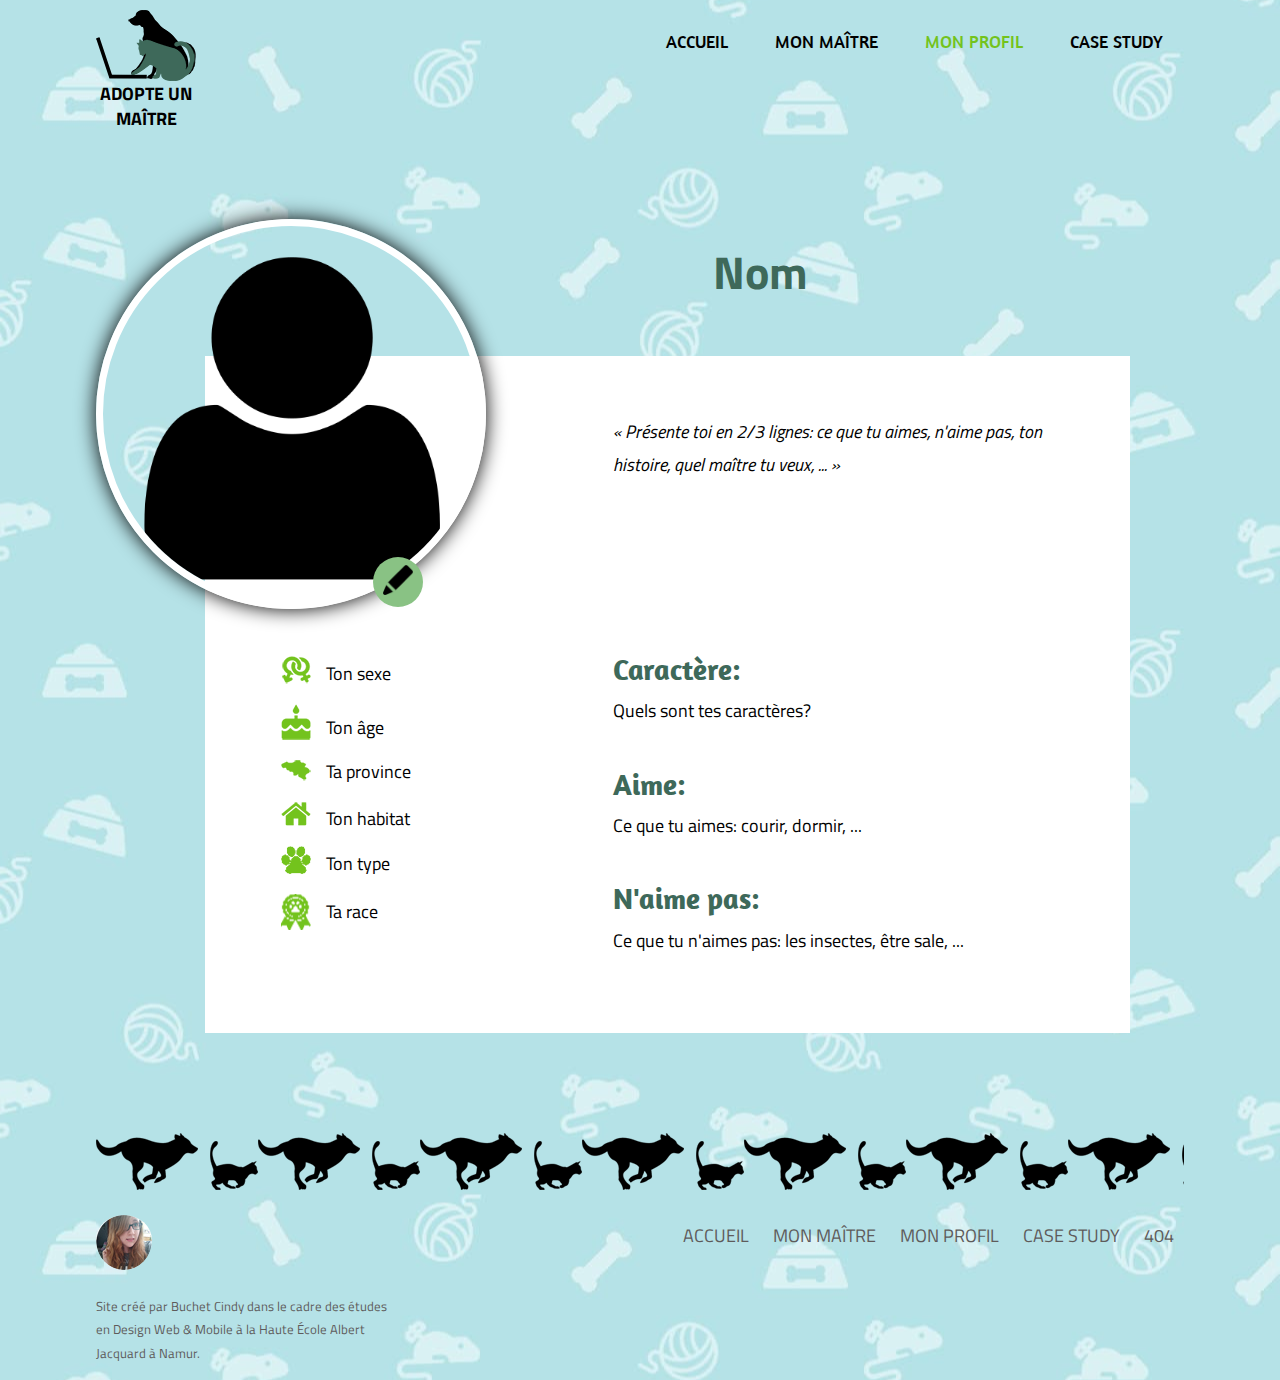
<file: profil.html>
<!doctype html>
<html lang="">

<head>
  <title>Voir mon profil | Adopte un maître | Side Project | Buchet Cindy</title>

  <meta charset="UTF-8" />
    <meta name="viewport" content="initial-scale=1">
    
    <link rel="stylesheet" href="main.css" />
    
    <!-- Méta Google -->
    <meta name="title" content="Adopte un maître" />
    <meta name="description" content="Adopte un maître pour la vie mon ami!" />

    <!-- Métas Facebook Opengraph -->
    <meta property="og:title" content="Adopte un maître" />
    <meta property="og:description" content="Adopte un maître pour la vie mon ami!" />
    <meta property="og:url" content="http://2018.cindy-buchet.dwm.re/tfa/" />
    <meta property="og:image" content="https://image.noelshack.com/fichiers/2018/32/2/1533644740-logo-grand.jpg" />
    <meta property="og:type" content="website"/>

    <!-- Métas Twitter Card -->
    <meta name="twitter:title" content="Adopte un maître" />
    <meta name="twitter:description" content="Adopte un maître pour la vie mon ami!" />
    <meta name="twitter:url" content="http://2018.cindy-buchet.dwm.re/tfa/" />
    <meta name="twitter:image" content="https://image.noelshack.com/fichiers/2018/32/2/1533644740-logo-grand.jpg" />


    <link rel="apple-touch-icon" sizes="76x76" href="assets/icon/apple-touch-icon.png">
      <link rel="icon" type="image/png" sizes="32x32" href="assets/icon/favicon-32x32.png">
      <link rel="icon" type="image/png" sizes="16x16" href="assets/icon/favicon-16x16.png">
      <link rel="manifest" href="assets/icon/site.webmanifest">
      <link rel="mask-icon" href="/safari-pinned-tab.svg" color="#5bbad5">
      <meta name="msapplication-TileColor" content="#4293ad">
      <meta name="theme-color" content="#ffffff">
</head>

<body class="body__side">
<header class="header__side">
  <div class="container">
      <a href="index.html"><img class="logo" src="assets/img/logo1.png" alt="logo"></a>
      <nav class="nav">
          <ul class="nav-list">
              <li><a href="index.html">Accueil</a></li>
              <li><a href="recherche.html">Mon maître</a></li>
              <li>
                <a href="profil.html" class="encours">Mon profil</a>
                  <ul class="sub-menu">
                      <li><a href="profil.html" class="encours">Voir mon profil</a></li>
                      <li><a href="modif-profil.html">Modifier mon profil</a></li>
                  </ul>
              </li>
              <li><a href="casestudy.html">Case study</a></li>
          </ul>
      </nav>
    <p class="text__logo">Adopte un maître</p>
  </div>
</header>
<section class="profil">
<div class="container">
	<div id="profil">
    <div class="profil-animal">
    <h1 class="display">Mon profil</h1>
      <h2 class="title__fond name__animal" id="name__animal"><span id="profil-firstname">Nom</span> </h2>
      <img class="img__maitre" src="assets/img/user.png" id="bannerImg" alt="mon image" />
      <div class="upload">
          <div class="upload-button"><img src="assets/img/pencil.png" alt="modifier mon image" /></div>
          <input class="file-upload" type="file" accept="image/*" />
      </div>
    

    <div class="profil__fond">
      <div class="profil__left">
        <ul class="list">
          <li class="img__sex" id="sex"><span id="profil-sexe">Ton sexe</span></li>
          <li class="img__years" id="years"><span id="profil-age">Ton âge</span></li>
          <li class="img__province" id="province"><span id="profil-province">Ta province</span></li>
          <li class="img__housing" id="housing"><span id="profil-habitat">Ton habitat</span></li>
          <li class="img__type" id="type"><span id="profil-type">Ton type</span></li>
          <li class="img__race" id="race"><span id="profil-race">Ta race</span></li>
        </ul>
      </div>

      <div class="profil__right">

        <div class="text">
          <span id="profil-text">Présente toi en 2/3 lignes: ce que tu aimes, n'aime pas, ton histoire, quel maître tu veux, ...</span>
        </div>

        <div class="caract">
          <h2 class="title__profil title">Caractère:</h2>
          <span id="profil-a_caractere">Quels sont tes caractères?</span>
        </div>

        <div>
          <h2 class="title__profil title">Aime:</h2>
          <span id="profil-a_aime">Ce que tu aimes: courir, dormir, ...</span>
        </div>

        <div>
          <h2 class="title__profil title">N'aime pas:</h2>
          <span id="profil-a_naimepas">Ce que tu n'aimes pas: les insectes, être sale, ...</span>
        </div>
      </div>

    </div>
	 </div>
  </div>
</div>
</section>
<footer>
  <div class="container">
  <div class="img__footer"></div>
    <div class="text__footer">
      
      <img src="assets/img/cindy.jpg" alt="Cindy">
      <nav class="nav__footer">
        <ul class="nav__footer--el">
          <li><a href="index.html">Accueil</a></li>
                <li><a href="recherche.html">Mon maître</a></li>
                <li><a href="profil.html">Mon profil</a></li>
                <li><a href="casestudy.html">Case study</a></li>
                <li><a href="404.html">404</a></li>
        </ul>
      </nav>
      <div class="text__small">
        <p>Site créé par Buchet Cindy dans le cadre des études en Design Web & Mobile à la Haute École Albert Jacquard à Namur.</p>
      </div>
    </div>
  </div>

</footer>

  <script src="https://code.jquery.com/jquery-3.3.1.min.js"></script>
  <script src="https://code.jquery.com/jquery-3.3.1.js"></script>
	<script src="assets/js/voir-profil.js"></script>
  <script src="assets/js/menu.js"></script>
  <script src="assets/js/img.js"></script>
</body>

</html>
</file>
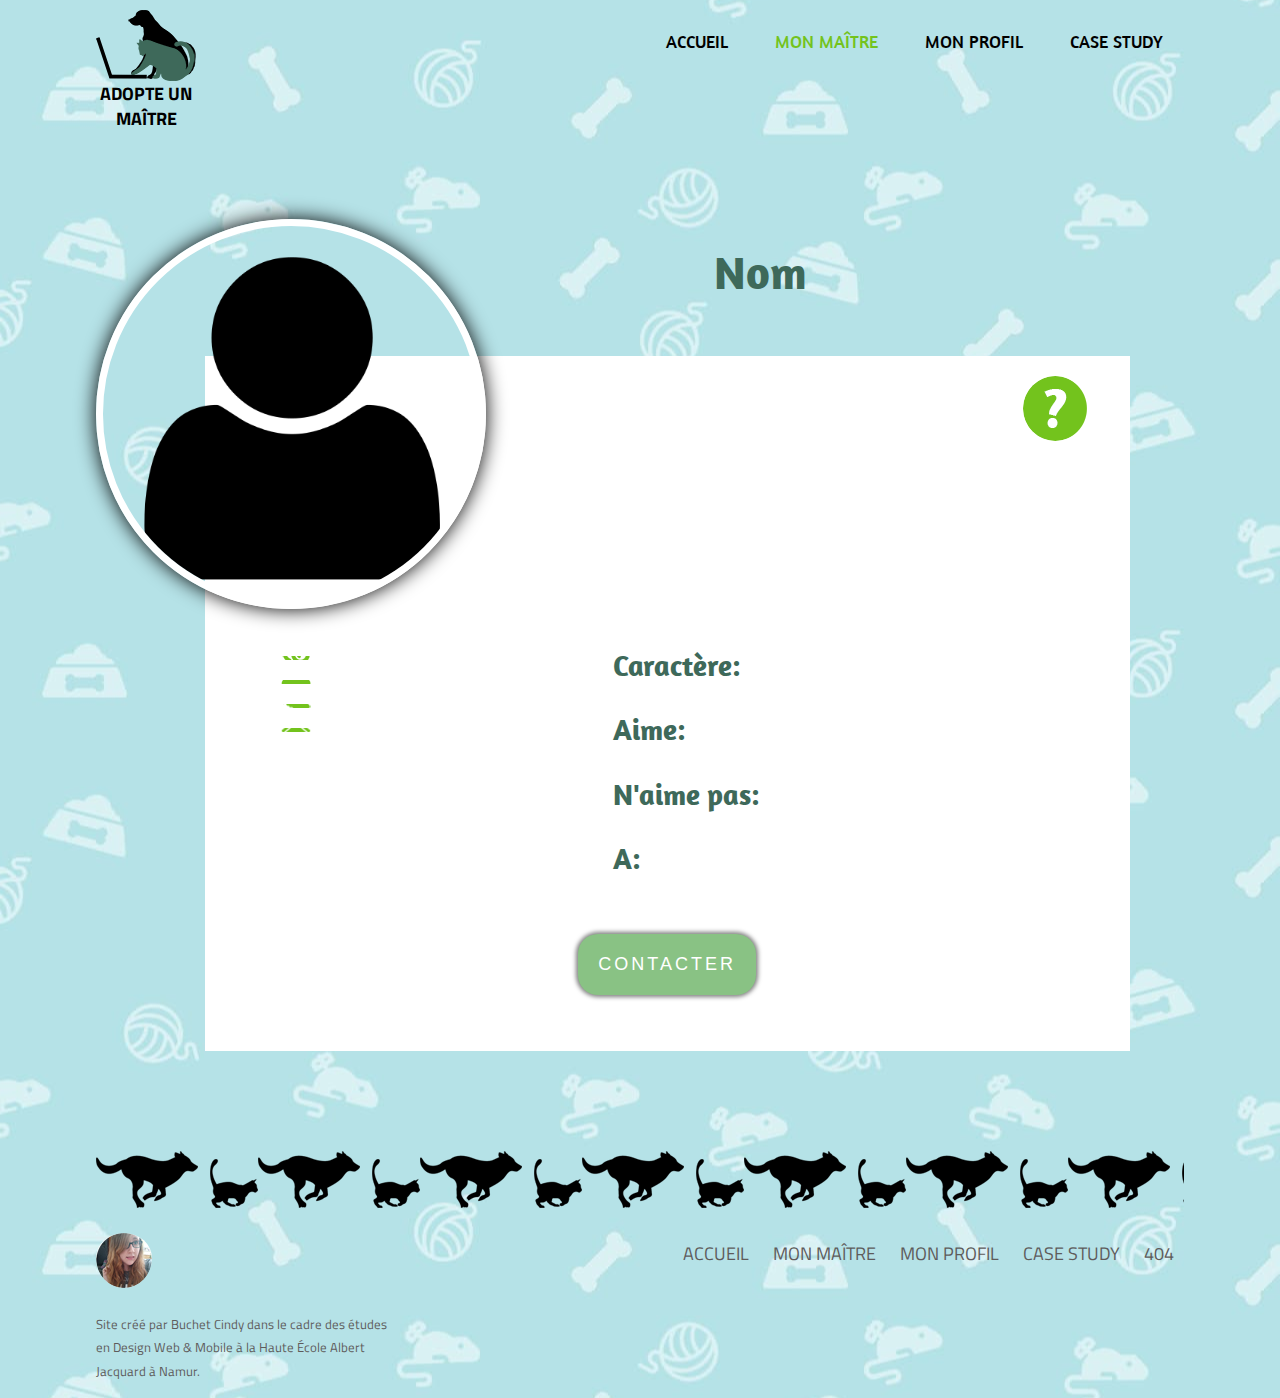
<file: profilmaitre.html>
<!DOCTYPE html>
<html lang="fr">
  <head>
    
    <title>Profil | Adopte un maître | Side Project | Buchet Cindy</title>
    
    <meta charset="UTF-8" />
    <meta name="viewport" content="initial-scale=1">
    

    <link rel="stylesheet" href="main.css" />
    
    <!-- Méta Google -->
    <meta name="title" content="Adopte un maître" />
    <meta name="description" content="Adopte un maître pour la vie mon ami!" />

    <!-- Métas Facebook Opengraph -->
    <meta property="og:title" content="Adopte un maître" />
    <meta property="og:description" content="Adopte un maître pour la vie mon ami!" />
    <meta property="og:url" content="http://2018.cindy-buchet.dwm.re/tfa/" />
    <meta property="og:image" content="https://image.noelshack.com/fichiers/2018/32/2/1533644740-logo-grand.jpg" />
    <meta property="og:type" content="website"/>

    <!-- Métas Twitter Card -->
    <meta name="twitter:title" content="Adopte un maître" />
    <meta name="twitter:description" content="Adopte un maître pour la vie mon ami!" />
    <meta name="twitter:url" content="http://2018.cindy-buchet.dwm.re/tfa/" />
    <meta name="twitter:image" content="https://image.noelshack.com/fichiers/2018/32/2/1533644740-logo-grand.jpg" />


    <link rel="apple-touch-icon" sizes="76x76" href="assets/icon/apple-touch-icon.png">
      <link rel="icon" type="image/png" sizes="32x32" href="assets/icon/favicon-32x32.png">
      <link rel="icon" type="image/png" sizes="16x16" href="assets/icon/favicon-16x16.png">
      <link rel="manifest" href="assets/icon/site.webmanifest">
      <link rel="mask-icon" href="/safari-pinned-tab.svg" color="#5bbad5">
      <meta name="msapplication-TileColor" content="#4293ad">
      <meta name="theme-color" content="#ffffff">
    
  </head>
<body class="body__side">
<header class="header__side">
  <div class="container">
    <a href="index.html"><img class="logo" src="assets/img/logo1.png" alt="logo"></a>
    <nav class="nav">
        <ul class="nav-list">
            <li><a href="index.html">Accueil</a></li>
            <li><a href="recherche.html" class="encours">Mon maître</a></li>
            <li>
              <a href="profil.html">Mon profil</a>
                <ul class="sub-menu">
                    <li><a href="profil.html">Voir mon profil</a></li>
                    <li><a href="modif-profil.html">Modifier mon profil</a></li>
                 </ul>
            </li>
            <li><a href="casestudy.html">Case study</a></li>
        </ul>
    </nav>
    <p class="text__logo">Adopte un maître</p>
  </div>
</header>

<section class="profil">
<div class="container">  
<h1 class="display">Profil de mon maître</h1>
  <h2 class="title__fond title" id="name__maitre">Nom</h2> 
	<img src="assets/img/user.png" id="img" class="img__maitre" alt="photo du maître">

  <div class="profil__fond">
  	<img src="assets/img/rien.png" id="img__animal" alt="veut un">
  		<div class="profil__left">
  			<ul class="list">
  				<li class="img__sex" id="sex"></li>
  				<li class="img__years" id="years"></li>
  				<li class="img__province" id="province"></li>
  				<li class="img__housing" id="housing"></li>
  			</ul>
  		</div>

      <div class="profil__right">
        <div class="col__profil">
          <p id="pres__text"></p>
        </div>
    		<div class="profil__caract">
    			<h2 class="title__profil title">Caractère:</h2>
    			<ul id="list__charac">
    			</ul>
    		</div>

    		<div class="profil__aime">
    			<h2 class="title__profil title">Aime:</h2>
    			<ul id="list__like">
    			</ul>
    		</div>

    		<div class="profil__naime">
    			<h2 class="title__profil title">N'aime pas:</h2>
    			<ul id="list__nolike">
    			</ul>
    		</div>

    		<div class="profil__a">
    			<h2 class="title__profil title">A:</h2>
    			<ul id="have">
    			</ul>
    		</div>
      </div>

    <button value="Masquer" class="btn__contact"  onclick="masquer_div('chat__masquer');">Contacter</button>

  </div>
</div>

   <div id="chat__masquer">
      <div class="design_chatbox">
         
         <div class="design_name-img">
            <img src="assets/img/user.png" id="ch_img" class="chat_img" alt="photo du maître">
            <h2 id="ch_name">Nom</h2>
         </div>

         <div class="scroll">
            <div class="chat_contenu">
               <ul id="ch_contenu">
               </ul>
            </div>
         </div>

         <div class="replySection">    
            <textarea name="reply" id="reply" cols="30" rows="1" class="reply"></textarea>
            <button id="send" class="send" >Envoi</button>
         </div>

      </div>
   </div>

</section>

<footer>
  <div class="container">
  <div class="img__footer"></div>
    <div class="text__footer">
      
      <img src="assets/img/cindy.jpg" alt="Cindy">
      <nav class="nav__footer">
        <ul class="nav__footer--el">
          <li><a href="index.html">Accueil</a></li>
                <li><a href="recherche.html">Mon maître</a></li>
                <li><a href="profil.html">Mon profil</a></li>
                <li><a href="casestudy.html">Case study</a></li>
                <li><a href="404.html">404</a></li>
        </ul>
      </nav>
      <div class="text__small">
        <p>Site créé par Buchet Cindy dans le cadre des études en Design Web & Mobile à la Haute École Albert Jacquard à Namur.</p>
      </div>
    </div>
  </div>

</footer>
    
  
    <script src="assets/js/menu.js"></script>
    <script src="assets/json/membres.js"></script>
    <script src="assets/js/chatbox.js"></script>
    <script src="assets/js/profil.js"></script>
  </body>
</html>
</file>
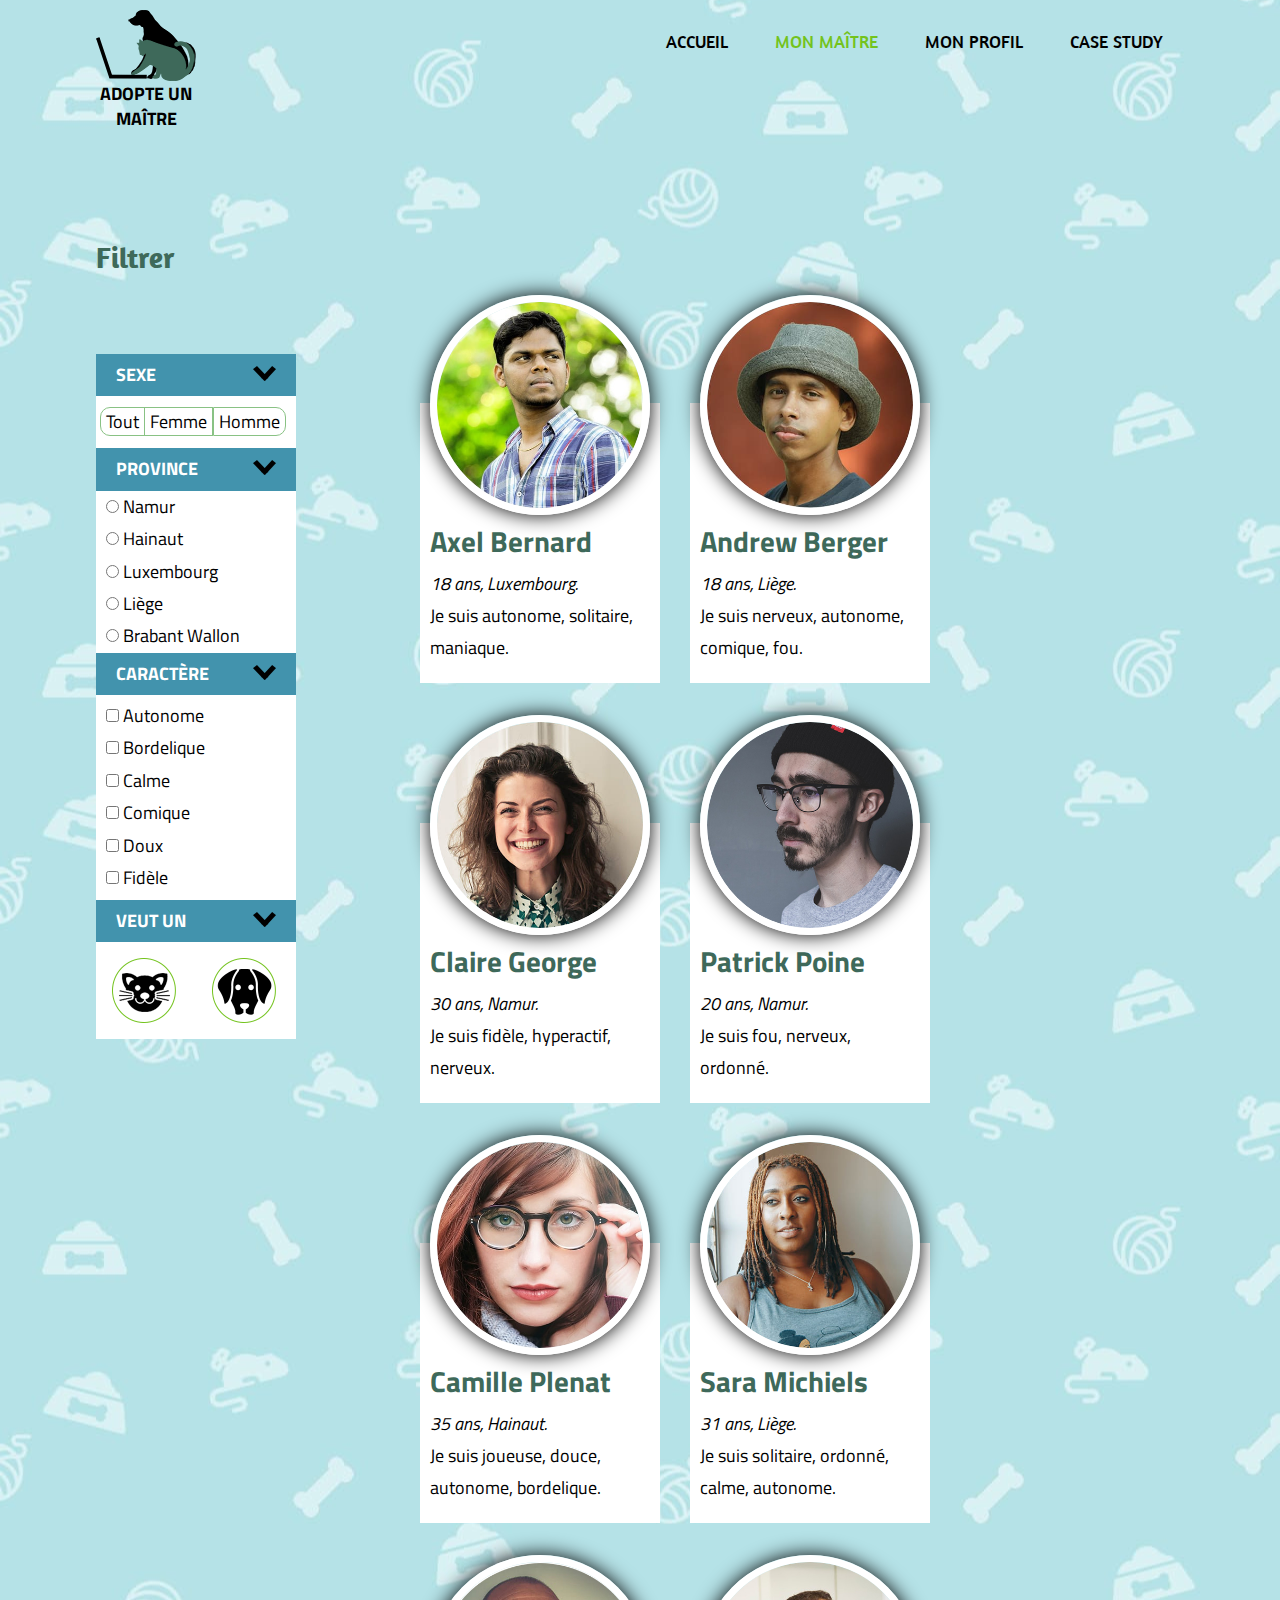
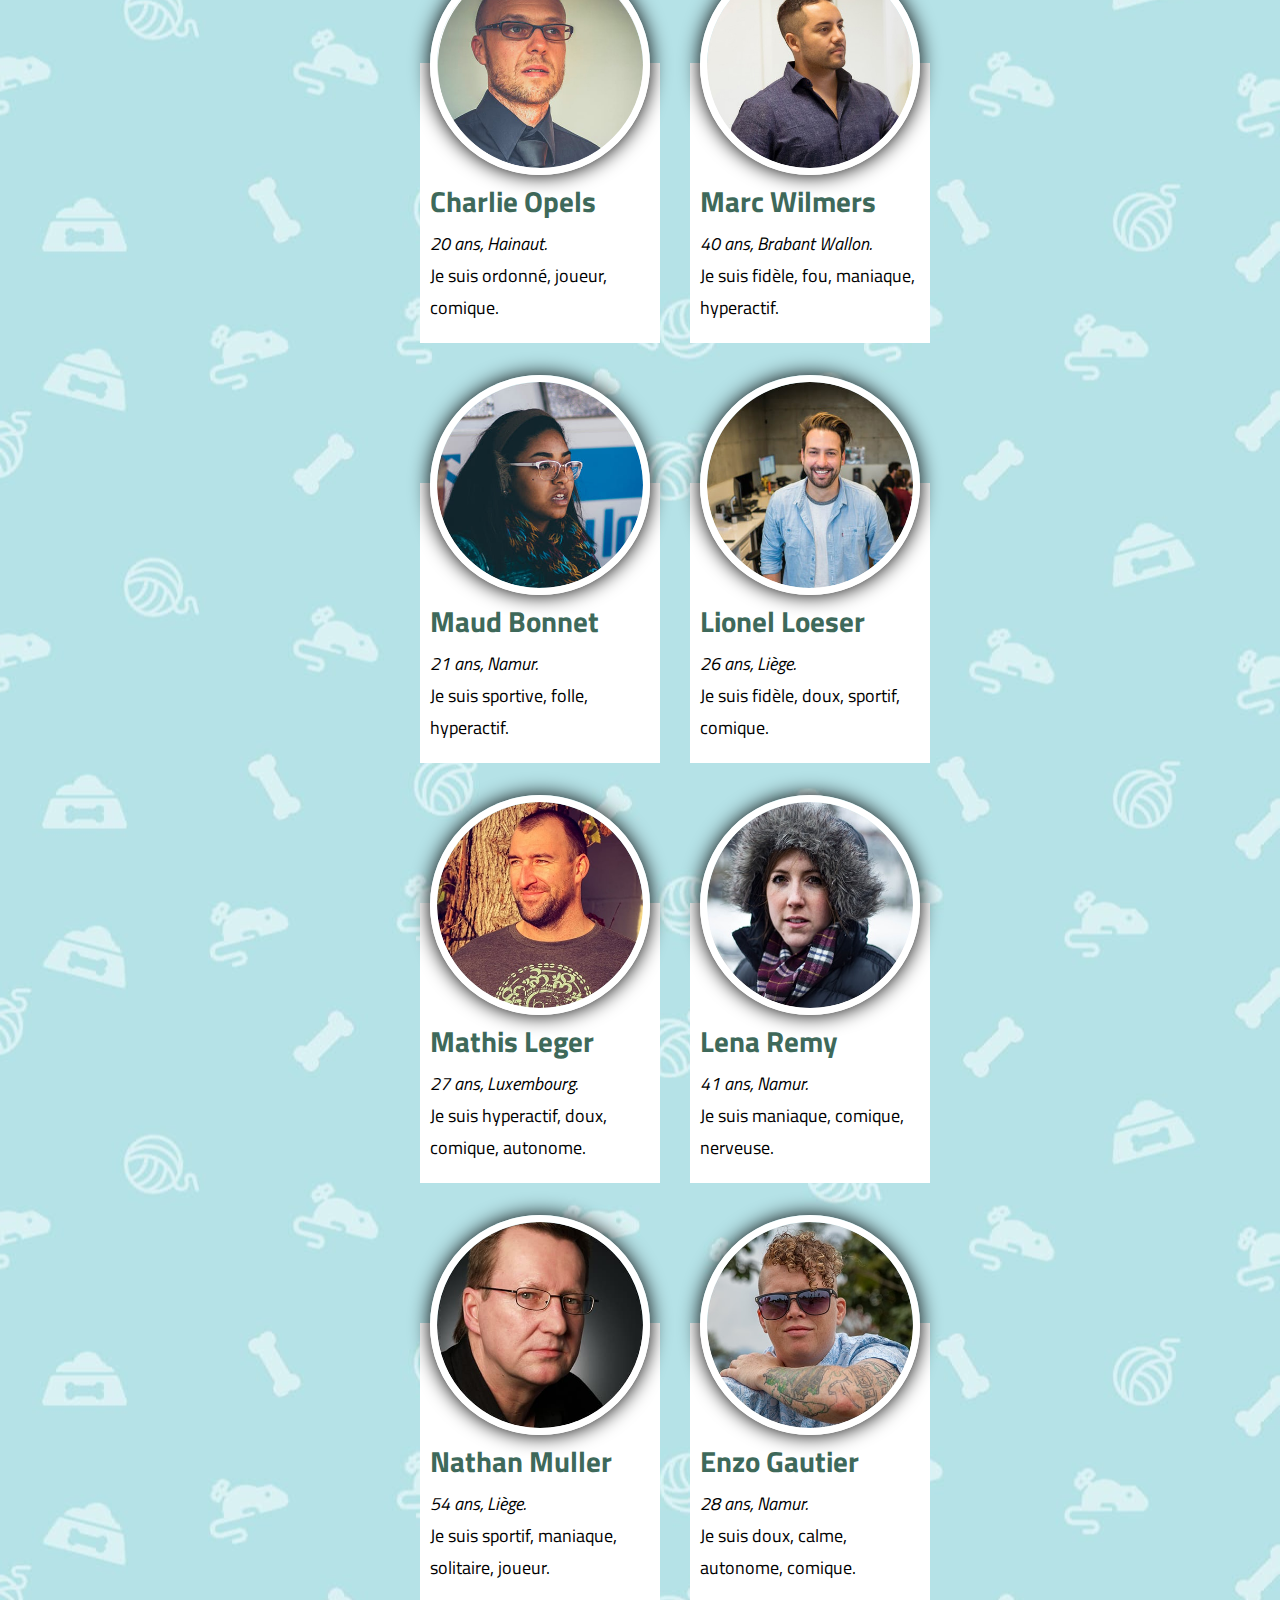
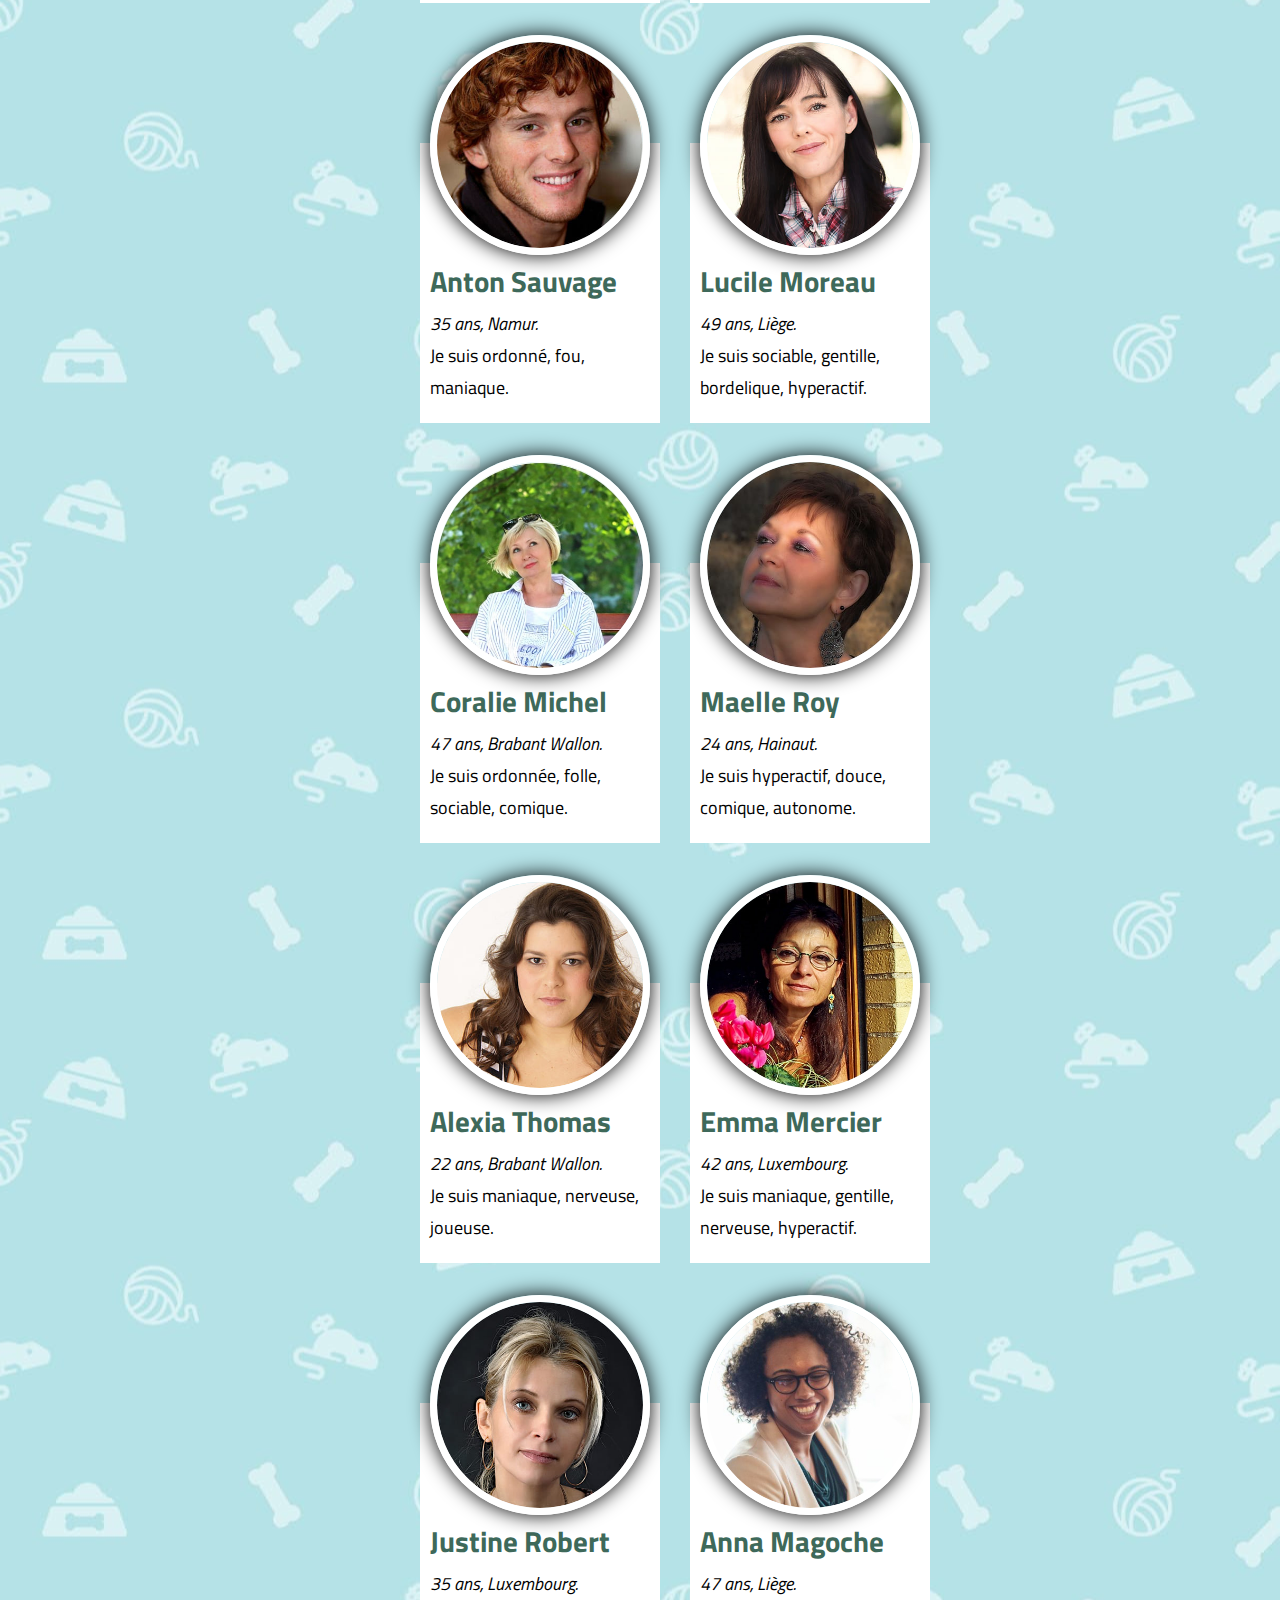
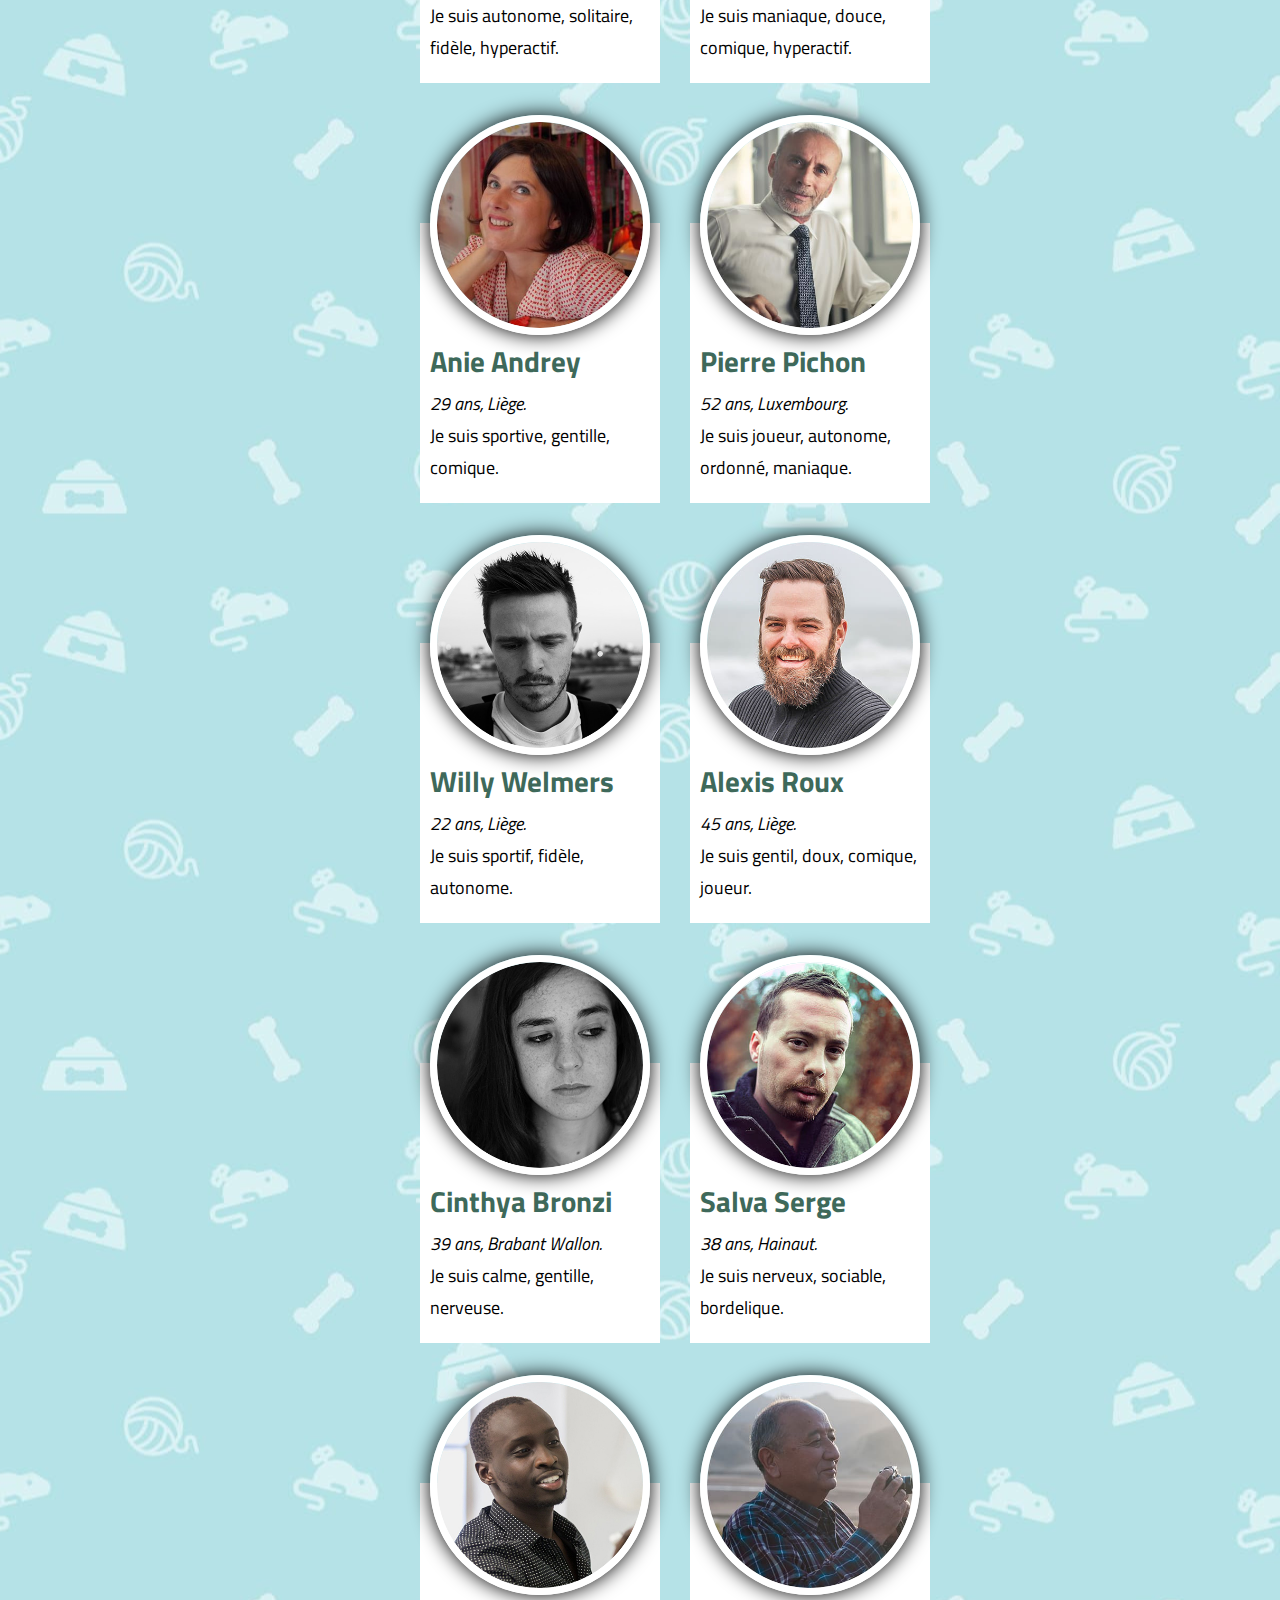
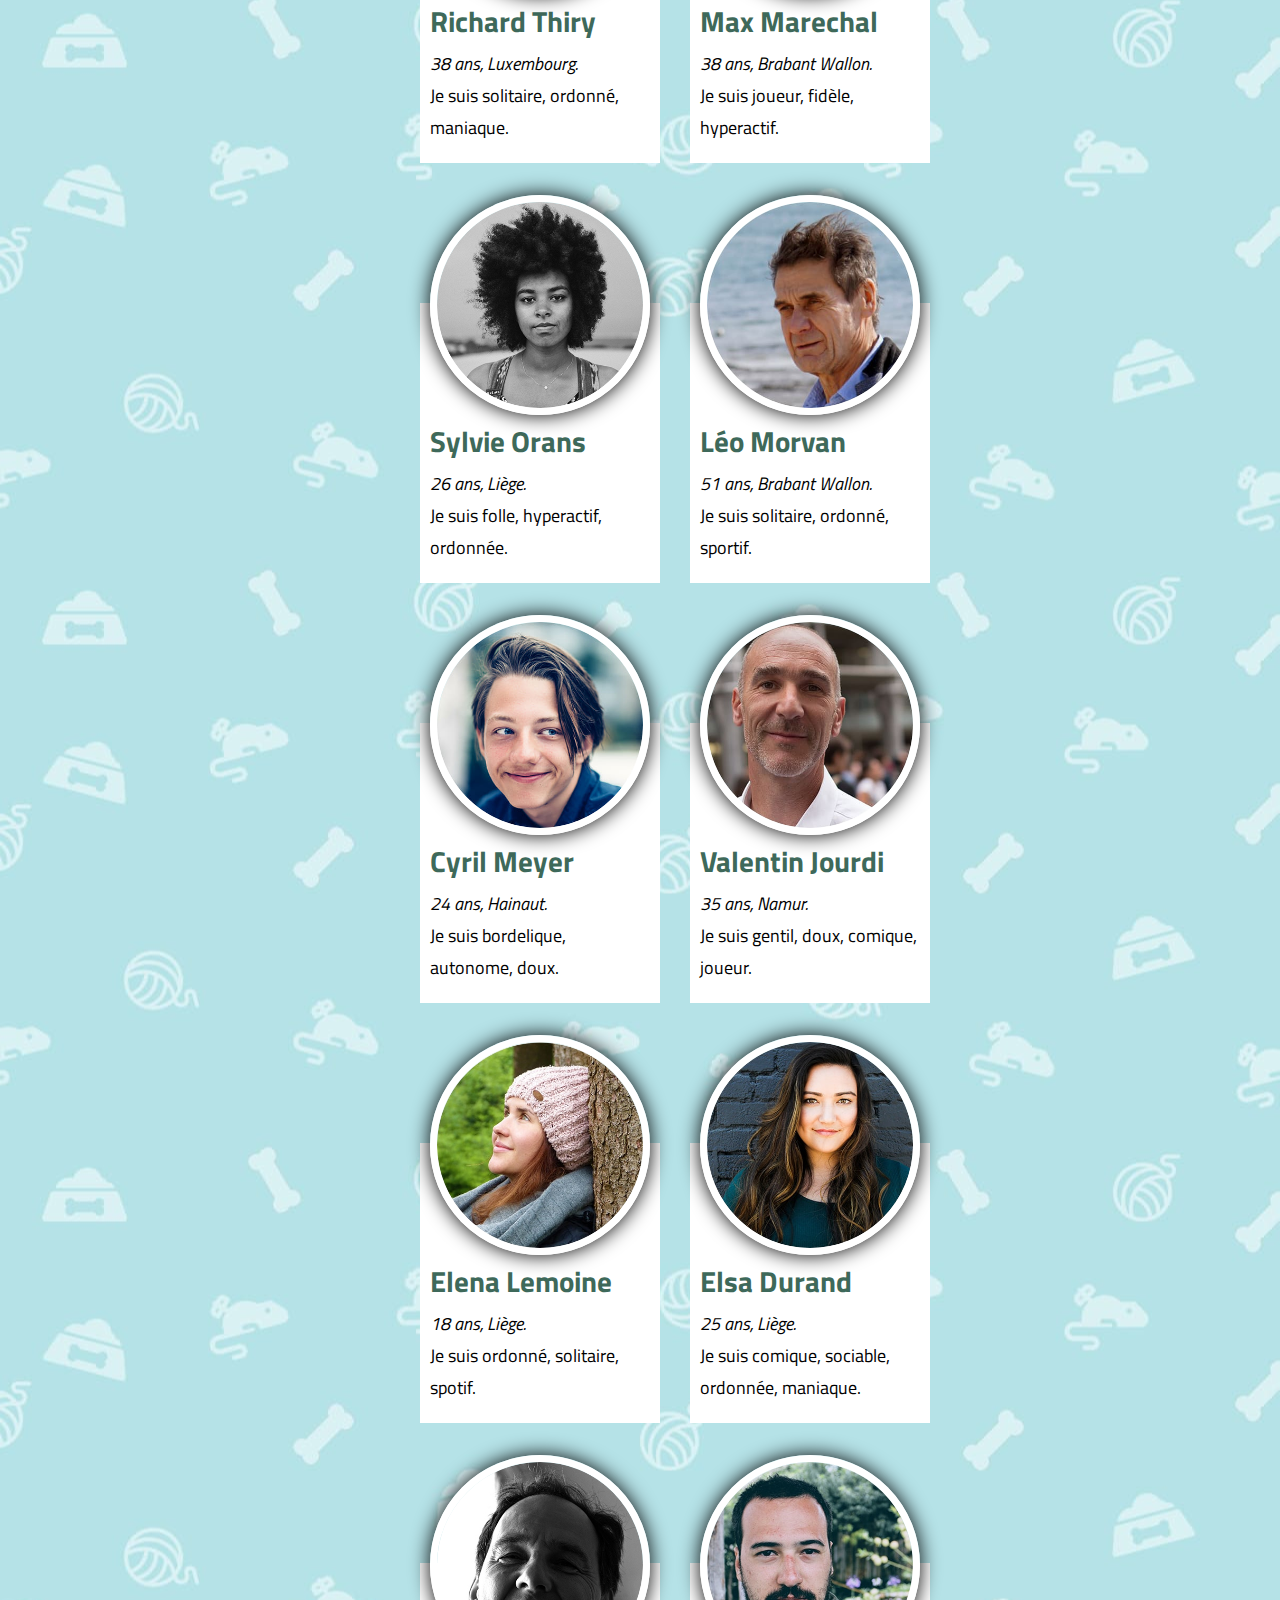
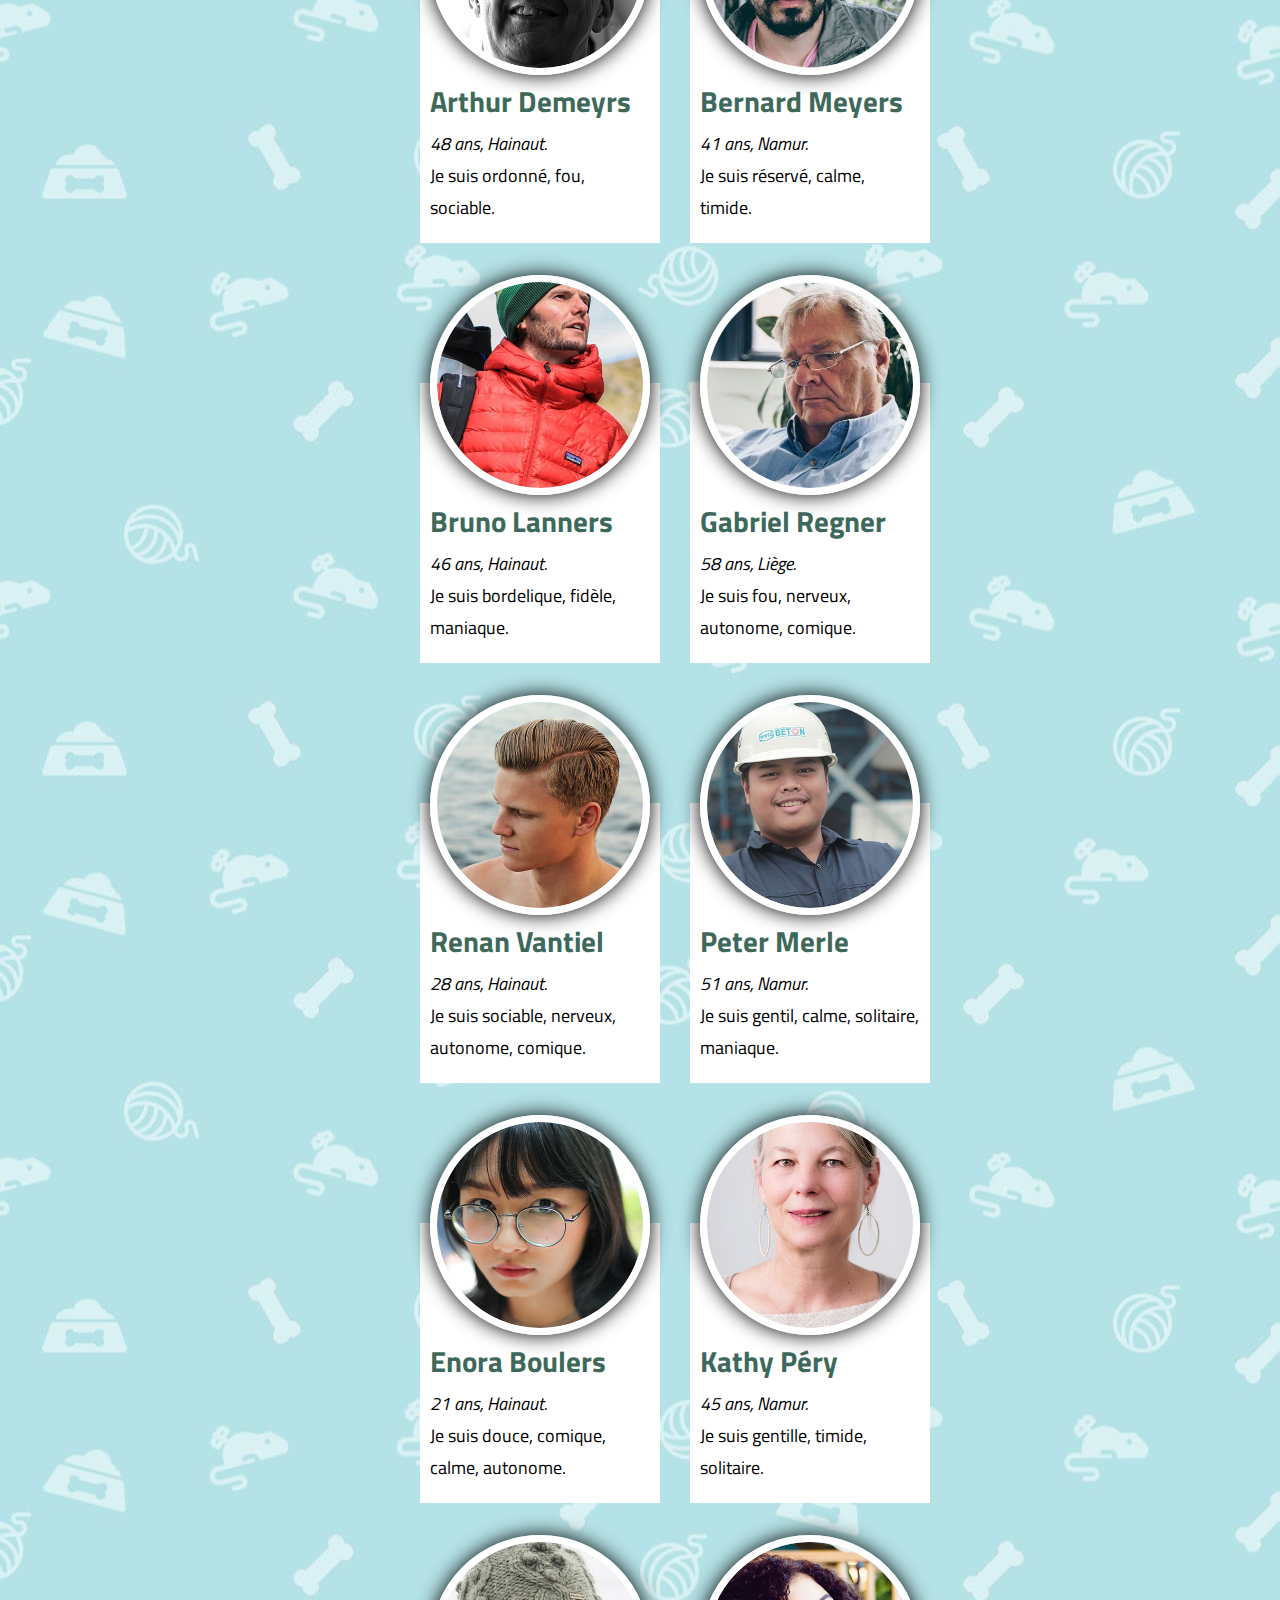
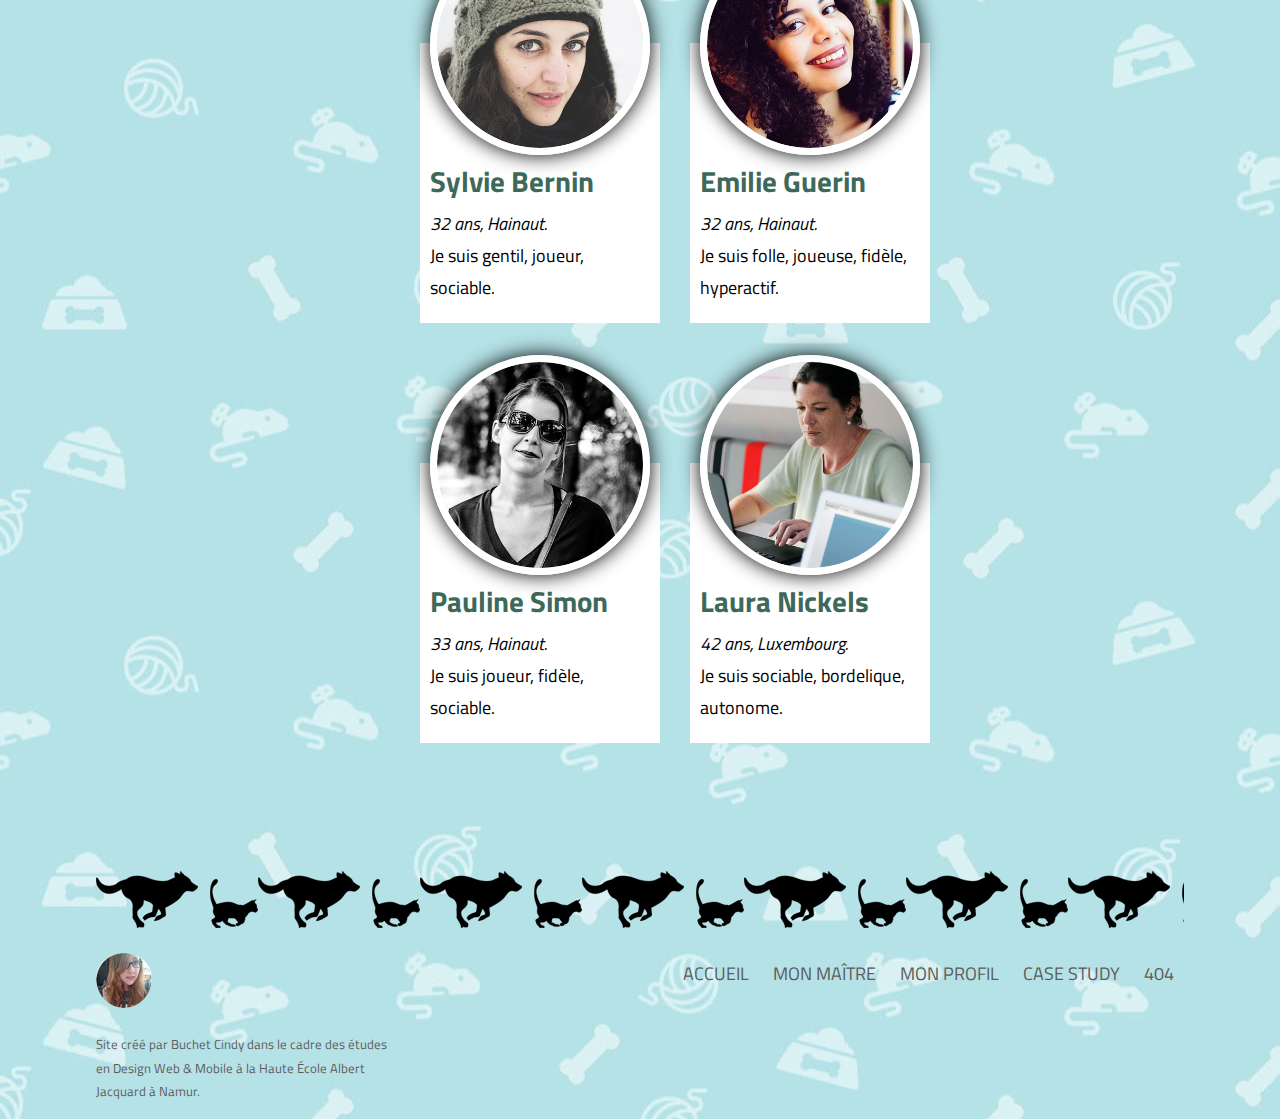
<file: recherche.html>
<!DOCTYPE html>
<html lang="fr">
  <head>
    
    <title>Mon maître | Adopte un maître | Side Project | Buchet Cindy</title>
    
    <meta charset="UTF-8" />
    <meta name="viewport" content="initial-scale=1">
    

    <link rel="stylesheet" href="main.css" />
    
    <!-- Méta Google -->
    <meta name="title" content="Adopte un maître" />
    <meta name="description" content="Adopte un maître pour la vie mon ami!" />

    <!-- Métas Facebook Opengraph -->
    <meta property="og:title" content="Adopte un maître" />
    <meta property="og:description" content="Adopte un maître pour la vie mon ami!" />
    <meta property="og:url" content="http://2018.cindy-buchet.dwm.re/tfa/" />
    <meta property="og:image" content="https://image.noelshack.com/fichiers/2018/32/2/1533644740-logo-grand.jpg" />
    <meta property="og:type" content="website"/>

    <!-- Métas Twitter Card -->
    <meta name="twitter:title" content="Adopte un maître" />
    <meta name="twitter:description" content="Adopte un maître pour la vie mon ami!" />
    <meta name="twitter:url" content="http://2018.cindy-buchet.dwm.re/tfa/" />
    <meta name="twitter:image" content="https://image.noelshack.com/fichiers/2018/32/2/1533644740-logo-grand.jpg" />


    <link rel="apple-touch-icon" sizes="76x76" href="assets/icon/apple-touch-icon.png">
      <link rel="icon" type="image/png" sizes="32x32" href="assets/icon/favicon-32x32.png">
      <link rel="icon" type="image/png" sizes="16x16" href="assets/icon/favicon-16x16.png">
      <link rel="manifest" href="assets/icon/site.webmanifest">
      <link rel="mask-icon" href="/safari-pinned-tab.svg" color="#5bbad5">
      <meta name="msapplication-TileColor" content="#4293ad">
      <meta name="theme-color" content="#ffffff">
    
  </head>
<body class="body__side">
<header class="header__side">
  <div class="container">
      <a href="index.html"><img class="logo" src="assets/img/logo1.png" alt="logo"></a>
      <nav class="nav">
          <ul class="nav-list">
              <li><a href="index.html">Accueil</a></li>
              <li><a href="recherche.html" class="encours">Mon maître</a></li>
              <li>
                <a href="profil.html">Mon profil</a>
                  <ul class="sub-menu">
                      <li><a href="profil.html">Voir mon profil</a></li>
                      <li><a href="modif-profil.html">Modifier mon profil</a></li>
                  </ul>
              </li>
              <li><a href="casestudy.html">Case study</a></li>
          </ul>
      </nav>
    <p class="text__logo">Adopte un maître</p>
  </div>
</header>

<section>
  <div class="container">
    <div class="section__float filtre box">
      <h1 class="title title__2">Filtrer</h1>
      <div class="filtre__sex">

        <h3 class="accordion">Sexe</h3>
        <div class="panel sex__espace">
          <input class="filter" type="radio" name="radiosex" data-property="sex" id="btn__tout" value="" /> <label for="btn__tout" class="label__tout">Tout</label>
          <input class="filter" data-property="sex" type="radio" name="radiosex" value="Femme" id="btn__femme"/> <label for="btn__femme" class="label__femme">Femme</label>
          <input data-property="sex"  class="filter" type="radio" name="radiosex" id="btn__homme" value="Homme" /> <label for="btn__homme" class="label__homme">Homme</label>
        </div>
          
      </div>

      <div class="filtre__province">
        <h3 class="accordion">Province</h3>
          <div class="panel">
            <label>
            <input class="filter" data-property="province" value="Namur" type="radio" name="check-box" id="btn__namur" /> <span>Namur</span>
          </label>
          <label>
            <input class="filter" data-property="province" value="Hainaut" type="radio" name="check-box" id="btn__hainaut" /> <span>Hainaut</span>
          </label>
          <label>
            <input class="filter" data-property="province" value="Luxembourg" type="radio" name="check-box" id="btn__luxembourg" /> <span>Luxembourg</span>
          </label>
          <label>
            <input class="filter" data-property="province" value="Liège" type="radio" name="check-box" id="btn__liege" /> <span>Liège</span>
          </label>
          <label>
            <input class="filter" data-property="province" value="Brabant Wallon" type="radio" name="check-box" id="btn__brabant" /> <span>Brabant Wallon</span>
          </label>
          <label>
          </div>
      </div>


      <div class="filtre__carac">
        <h3 class="accordion">Caractère</h3>
        <div class="panel">
        <div class="wrapper">
          <label>
            <input class="filter" data-property="autonome" value="autonome" type="checkbox" name="check-box" id="btn__autonome" /> <span>Autonome</span>
          </label>
          <label>
            <input class="filter" data-property="bordelique" value="bordelique" type="checkbox" name="check-box" id="btn__bordelique" /> <span>Bordelique</span>
          </label>
          <label>
          <input class="filter" data-property="calme" value="calme" type="checkbox" name="check-box" id="btn__calme" /> <span>Calme</span>
          </label>
          <label>
            <input class="filter" data-property="comique" value="comique" type="checkbox" name="check-box" id="btn__comique" /> <span>Comique</span>
          </label>
          <label>
            <input class="filter" data-property="doux" value="doux" type="checkbox" name="check-box" id="btn__doux" /> <span>Doux</span>
          </label>
          <label>
            <input class="filter" data-property="fidèle" value="fidèle" type="checkbox" name="check-box" id="btn__fidele" /> <span>Fidèle</span>
          </label>
          <label>
            <input class="filter" data-property="fou" value="fou" type="checkbox" name="check-box" id="btn__fou" /> <span>Fou</span>
          </label>
          <label>
            <input class="filter" data-property="gentil" value="gentil" type="checkbox" name="check-box" id="btn__gentil" /> <span>Gentil</span>
          </label>
          <label>
            <input class="filter" data-property="hyperactif" value="hyperactif" type="checkbox" name="check-box" id="btn__hyperactif" /> <span>Hyperactif</span>
          </label>
          <label>
            <input class="filter" data-property="joueur" value="joueur" type="checkbox" name="check-box" id="btn__joueur" /> <span>Joueur</span>
          </label>
          <label>
            <input class="filter" data-property="maniaque" value="maniaque" type="checkbox" name="check-box" id="btn__maniaque" /> <span>Maniaque</span>
          </label>
          <label>
            <input class="filter" data-property="nerveux" value="nerveux" type="checkbox" name="check-box" id="btn__nerveux" /> <span>Nerveux</span>
          </label>
          <label>
            <input class="filter" data-property="ordonné" value="ordonné" type="checkbox" name="check-box" id="btn__ordonne" /> <span>Ordonné</span>
          </label>
          <label>
            <input class="filter" data-property="sociable" value="sociable" type="checkbox" name="check-box" id="btn__sociable" /> <span>Sociable</span>
          </label>
          <label>
            <input class="filter" data-property="solitaire" value="solitaire" type="checkbox" name="check-box" id="btn__solitaire" /> <span>Solitaire</span>
          </label>
          <label>
            <input class="filter" data-property="sportif" value="sportif" type="checkbox" name="check-box" id="btn__sportif" /> <span>Sportif</span>
          </label>
          </ul>
        </div>
        </div>
      </div>
        
        <div class="filtre__veut">
          <h3 class="accordion">Veut un</h3>
          <div class="panel">
            <label>
              <input class="filter filter__chat" data-property="animal" value="cat" type="radio" name="check-box" id="chat" /> <img src="assets/img/filtre-chat.png" class="filtre-chat" alt="choix chat"> 
            </label>
            <label>
              <input class="filter filter__chien" data-property="animal" value="dog" type="radio" name="check-box" id="chien" /> <img src="assets/img/filtre-chien.png" class="filtre-chat" alt="choix chien">
            </label>
          </div>
        </div>
      </div>

    <div class="resultat__recherche">
      <ul class="list" id="contenu_membres"></ul>
    </div>
  </div>

</section>

<footer>
  <div class="container">
  <div class="img__footer"></div>
    <div class="text__footer">
      
      <img src="assets/img/cindy.jpg" alt="Cindy">
      <nav class="nav__footer">
        <ul class="nav__footer--el">
          <li><a href="index.html">Accueil</a></li>
                <li><a href="recherche.html">Mon maître</a></li>
                <li><a href="profil.html">Mon profil</a></li>
                <li><a href="casestudy.html">Case study</a></li>
                <li><a href="404.html">404</a></li>
        </ul>
      </nav>
      <div class="text__small">
        <p>Site créé par Buchet Cindy dans le cadre des études en Design Web & Mobile à la Haute École Albert Jacquard à Namur.</p>
      </div>
    </div>
  </div>

</footer>
    
  <script src="assets/js/menu.js"></script>
	<script src="assets/json/membres.js"></script>
  <script src="assets/js/search.js"></script>
  <script src="assets/js/accordion.js"></script>
	
  </body>
</html>
</file>
